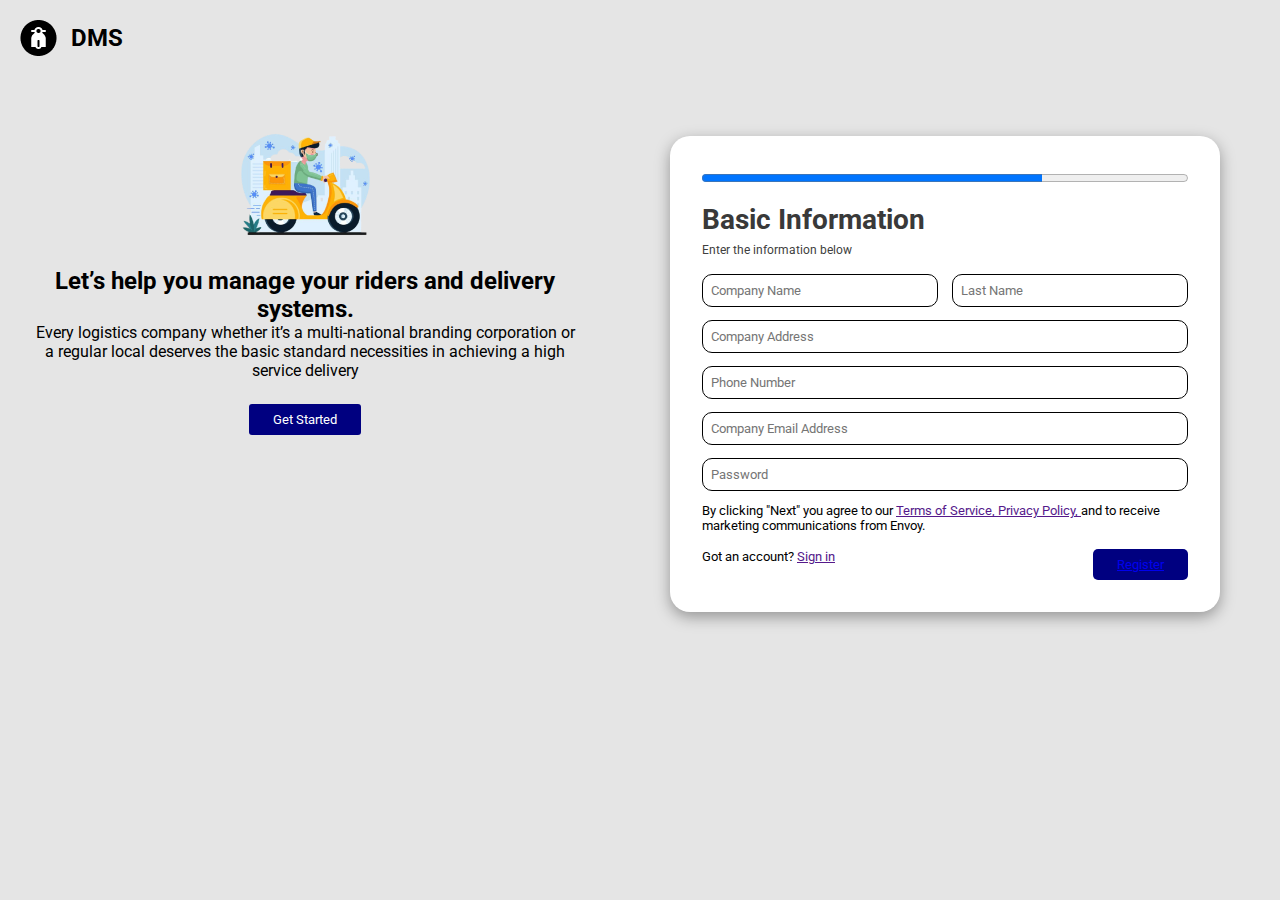
<file: index.html>
<!DOCTYPE html>
<html lang="en">
  <head>
    <meta charset="UTF-8" />
    <meta http-equiv="X-UA-Compatible" content="IE=edge" />
    <meta name="viewport" content="width=device-width, initial-scale=1.0" />
    <title>Document</title>
    <link
      href="https://fonts.googleapis.com/css2?family=Roboto:wght@100;300;400;500;700;900&family=Zeyada&display=swap"
      rel="stylesheet"
    />
    <link rel="shortcut icon" href="./image/dms.png" type="image/icon" />
    <link rel="stylesheet" href="./styles/style.css" />
  </head>
  <body>
    <!-- header start -->
    <header>
      <img class="logo" src="./image/dms.png" alt="" />
      <h2 class="logo-text">DMS</h2>
    </header>
    <!-- header end -->

    <!-- section description start -->
    <section class="description-container">
      <div class="left-container">
        <img class="image-logo" src="./image/Bike Man.png" alt="" />
        <div class="description-text">
          <h2>Let’s help you manage your riders and delivery systems.</h2>
          <p>
            Every logistics company whether it’s a multi-national branding
            corporation or a regular local deserves the basic standard
            necessities in achieving a high service delivery
          </p>
        </div>
        <button class="btn">Get Started</button>
      </div>
      <div class="right-container">
        <div class="form-container">
          <progress class="progress" max="100" value="70"></progress>
          <section class="form-text">
            <h2>Basic Information</h2>
            <p>Enter the information below</p>
          </section>
          <form>
            <div class="name-input">
              <input type="text" placeholder="Company Name" required/>
              <input type="text" placeholder="Last Name" required />
            </div>
            <input type="text" placeholder="Company Address" required />
            <input type="number" placeholder="Phone Number" required />
            <input type="email" placeholder="Company Email Address" required />
            <div class="password">
              <input type="password" placeholder="Password" required />
              <i class="fa fa-eye" aria-hidden="true"></i>
            </div>
            <p class="by">
              By clicking "Next" you agree to our
              <a href="">Terms of Service, Privacy Policy, </a>
              and to receive marketing communications from Envoy.
            </p>
            <div class="reg">
              <p>Got an account? <a href="">Sign in</a></p>
              
                <button class="register"><a class="regy" href="./login.html">Register</a></button>
            </div>
          </form>
        </div>
      </div>
    </section>
    <!-- section description end -->
  </body>
</html>
</file>
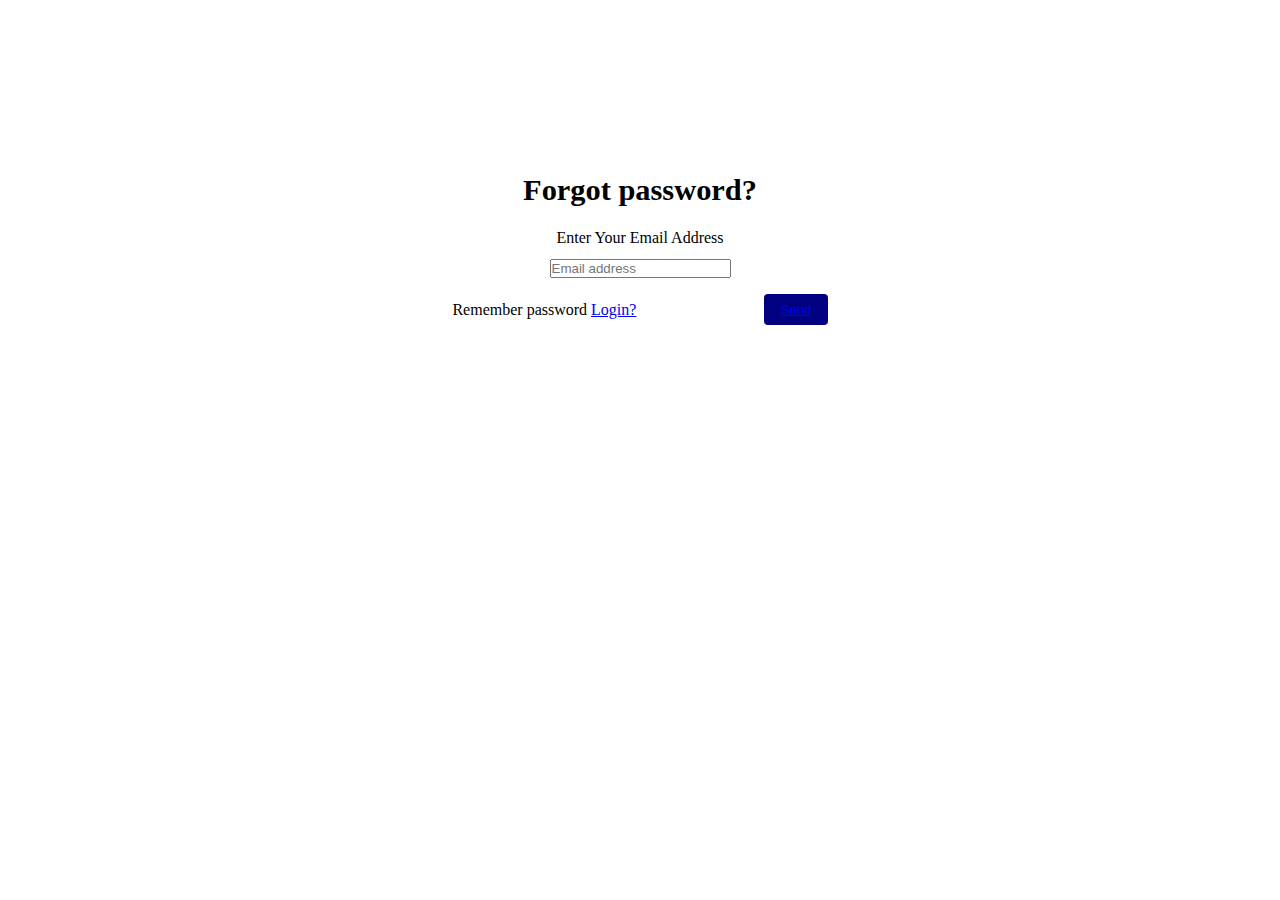
<file: forgotpassword.html>
<!DOCTYPE html>
<html lang="en">
  <head>
    <meta charset="UTF-8" />
    <meta http-equiv="X-UA-Compatible" content="IE=edge" />
    <meta name="viewport" content="width=device-width, initial-scale=1.0" />
    <title>Document</title>
    <link rel="stylesheet" href="./styles/fpassword.css" />
  </head>
  <body>
    <section class="parent">
      <div class="children">
        <h3 class="fpass">Forgot password?</h3>
        <p class="enter">Enter Your Email Address</p>
        <div class="email-input">
            <input type="email" placeholder="Email address" />
        </div>
       <div class="remember">
        <p>Remember password <a href="./login.html">Login?</a></p>
        <button class="send">
            <a href="./dashboard.html">Send</a>
        </button>
       </div>
      </div>
    </section>
  </body>
</html>
</file>
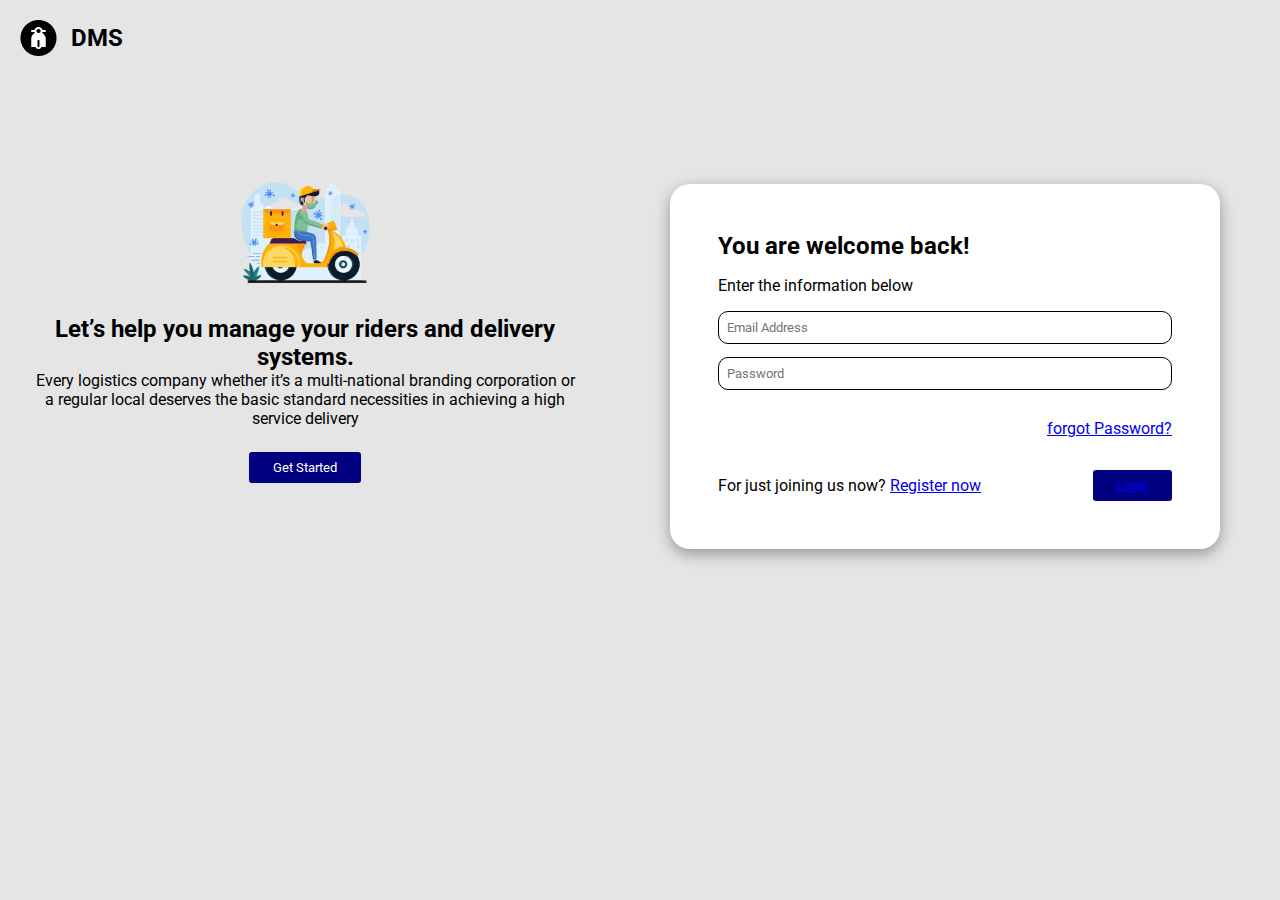
<file: login.html>
<!DOCTYPE html>
<html lang="en">
  <head>
    <meta charset="UTF-8" />
    <meta http-equiv="X-UA-Compatible" content="IE=edge" />
    <meta name="viewport" content="width=device-width, initial-scale=1.0" />
    <title>Document</title>
    <link
      href="https://fonts.googleapis.com/css2?family=Roboto:wght@100;300;400;500;700;900&family=Zeyada&display=swap"
      rel="stylesheet"
    />
    <link rel="shortcut icon" href="./image/dms.png" type="image/icon" />
    <link rel="stylesheet" href="./styles/login.css" />
  </head>
  <body>
    <!-- header start -->
    <header>
      <img class="logo" src="./image/dms.png" alt="" />
      <h2 class="logo-text">DMS</h2>
    </header>
    <!-- header end -->

    <!-- section description start -->
    <section class="description-container">
      <div class="left-container">
        <img class="logo-text" src="./image/Bike Man.png" alt="" />
        <div class="description-text">
          <h2>Let’s help you manage your riders and delivery systems.</h2>
          <p>
            Every logistics company whether it’s a multi-national branding
            corporation or a regular local deserves the basic standard
            necessities in achieving a high service delivery
          </p>
        </div>
        <button class="btn">Get Started</button>
      </div>
      <div class="right-container">
        <div class="form-container">
          <h2>You are welcome back!</h2>
          <section class="form-text">
            <p>Enter the information below</p>
          </section>
          <form>
            <div class="name-input">
              <input type="email" placeholder="Email Address" />
            </div>
            <div class="password">
              <input type="password" placeholder="Password" />
              <i class="fa fa-eye" aria-hidden="true"></i>
            </div>
          </form>
          <div class="Forgot">
            <a href="./forgotpassword.html">forgot Password?</a>
          </div>

          <div class="summit-button">
            <p class="for-just">
              For just joining us now? <a href="./index.html">Register now</a>
            </p>
            <button class="btn-login">
              <a href="./dashboard.html">Login</a>
            </button>
          </div>
        </div>
      </div>
    </section>
    <!-- section description end -->
  </body>
</html>
</file>
<file: styles/style.css>
* {
  margin: 0;
  padding: 0;
  box-sizing: border-box;
  font-family: "Roboto", sans-serif;
  /* background-color: rgb(177, 189, 183); */
}
body {
  background: #e5e5e5;
}
header {
  display: flex;
  align-items: center;
  gap: 0.9rem;
  padding: 20px;
  cursor: pointer;
}
.logo-text {
  font-style: 2rem;
}
.description-container {
  display: flex;
  justify-content: space-around;
  margin-bottom: 5rem;
}
.left-container {
  padding: 30px;
  flex: 50%;
  text-align: center;
}
.right-container {
  padding: 30px;
  margin: 30px;
  flex: 50%;
}
.btn {
  padding: 0.5rem 1.5rem;
  border: none;
  background-color: navy;
  color: white;
  border-radius: 3px;
  margin-top: 1.5rem;
  cursor: pointer;
}
.image-logo {
  cursor: pointer;
}
.progress {
  width: 100%;
}
.form-text {
  margin: 1rem 0rem;
}
.form-container {
  box-shadow: rgba(0, 0, 0, 0.35) 0px 5px 15px;
  padding: 2rem;
  border-radius: 20px;
  background-color: #fff;
}
.form-text h2 {
  font-weight: 700;
  font-size: 28px;
  color: #393939;
  margin-bottom: 0.4rem;
}
.form-text p {
  font-weight: 400;
  font-size: 12px;
  line-height: 16px;
  color: #404040;
}
input {
  width: 100%;
  padding: 0.5rem;
  margin-bottom: 0.8rem;
  border-radius: 10px;
  border: 1px solid;
}
.name-input {
  display: flex;
  gap: 0.9rem;
}
.password {
  position: relative;
}
.by{
    font-size: .8rem;
}
.fa-eye {
  position: absolute;
}
.reg{
    font-size: .8rem;
    display: flex;
    justify-content: space-between;
    margin-top: 1rem;
}
.register {
  padding: 0.5rem 1.5rem;
  border: none;
  background-color: navy;
  color: white;
  border-radius: 5px;
}

@media (max-width: 550px) {
  .description-container {
    flex-direction: column;
    padding: 2rem 2rem;
  }
}
</file>
<file: styles/fpassword.css>
* {
  margin: 0;
  padding: 0;
  box-sizing: border-box;
}
.fpass {
  display: flex;
  justify-content: center;
  align-items: center;
  margin-top: 8rem;
  font-size: 1.9rem;
}
.parent {
  padding: 0.8rem;
  margin: 2rem;
}
.children {
  margin-bottom: 15rem 5rem;
}
.enter {
  justify-content: center;
  display: flex;
  align-items: center;
  margin-top: 1.3rem;
}
.email-input {
  display: flex;
  align-items: center;
  justify-content: center;
  margin-top: 0.8rem;
  width: 100%;
}
.remember {
  display: flex;
  gap: 8rem;
  align-items: center;
  display: flex;
  justify-content: center;
  margin-top: 1rem;
}
.send {
  background-color: navy;
  border: none;
  padding: 0.5rem 1rem;
  color: white;
  border-radius: 4px;
}

@media (max-width: 465px) {
  .parent {
    flex-direction: column;
    padding: 2rem;
    margin: 2rem;
  }
}
</file>
<file: styles/login.css>
* {
  margin: 0;
  padding: 0;
  box-sizing: border-box;
  font-family: "Roboto", sans-serif;
  /* background-color: rgb(177, 189, 183); */
}
body {
  background: #e5e5e5;
}
header {
  display: flex;
  align-items: center;
  gap: 0.9rem;
  padding: 20px;
  cursor: pointer;
}
.logo-text {
  font-style: 2rem;
}
.description-container {
  display: flex;
  justify-content: space-around;
  margin-top: 3rem;
}
.left-container {
  padding: 30px;
  flex: 50%;
  text-align: center;
}
.right-container {
  padding: 30px;
  margin: 30px;
  flex: 50%;
}
.btn {
  padding: 0.5rem 1.5rem;
  border: none;
  background-color: navy;
  color: white;
  border-radius: 3px;
  margin-top: 1.5rem;
  cursor: pointer;
}
.image-logo {
  cursor: pointer;
}
.progress {
  width: 100%;
}
.form-text {
  margin: 1rem 0rem;
}
.form-container {
  box-shadow: rgba(0, 0, 0, 0.35) 0px 5px 15px;
  padding: 3rem;
  border-radius: 20px;
  background-color: #fff;
}

input {
  width: 100%;
  padding: 0.5rem;
  margin-bottom: 0.8rem;
  border-radius: 10px;
  border: 1px solid;
}
.Forgot a {
  display: block;
  margin-top: 1rem;
  text-align: right;
}
.summit-button {
  display: flex;
  align-items: center;
  justify-content: space-between;
  margin-top: 2rem;
}
.btn-login {
  padding: 0.5rem 1.5rem;
  border: none;
  background-color: navy;
  color: white;
  border-radius: 3px;
  /* margin-top: 1.5rem; */
  cursor: pointer;
  /* margin-left: 25rem;
    display: flex; */
}
.log{
  color: #fff;
}

.name-input {
  display: flex;
  gap: 0.9rem;
}
.password {
  position: relative;
}
.fa-eye {
  position: absolute;
}



@media (max-width: 550px) {
  .description-container {
    flex-direction: column;
    padding: 2rem 2rem;
  }
}
</file>
